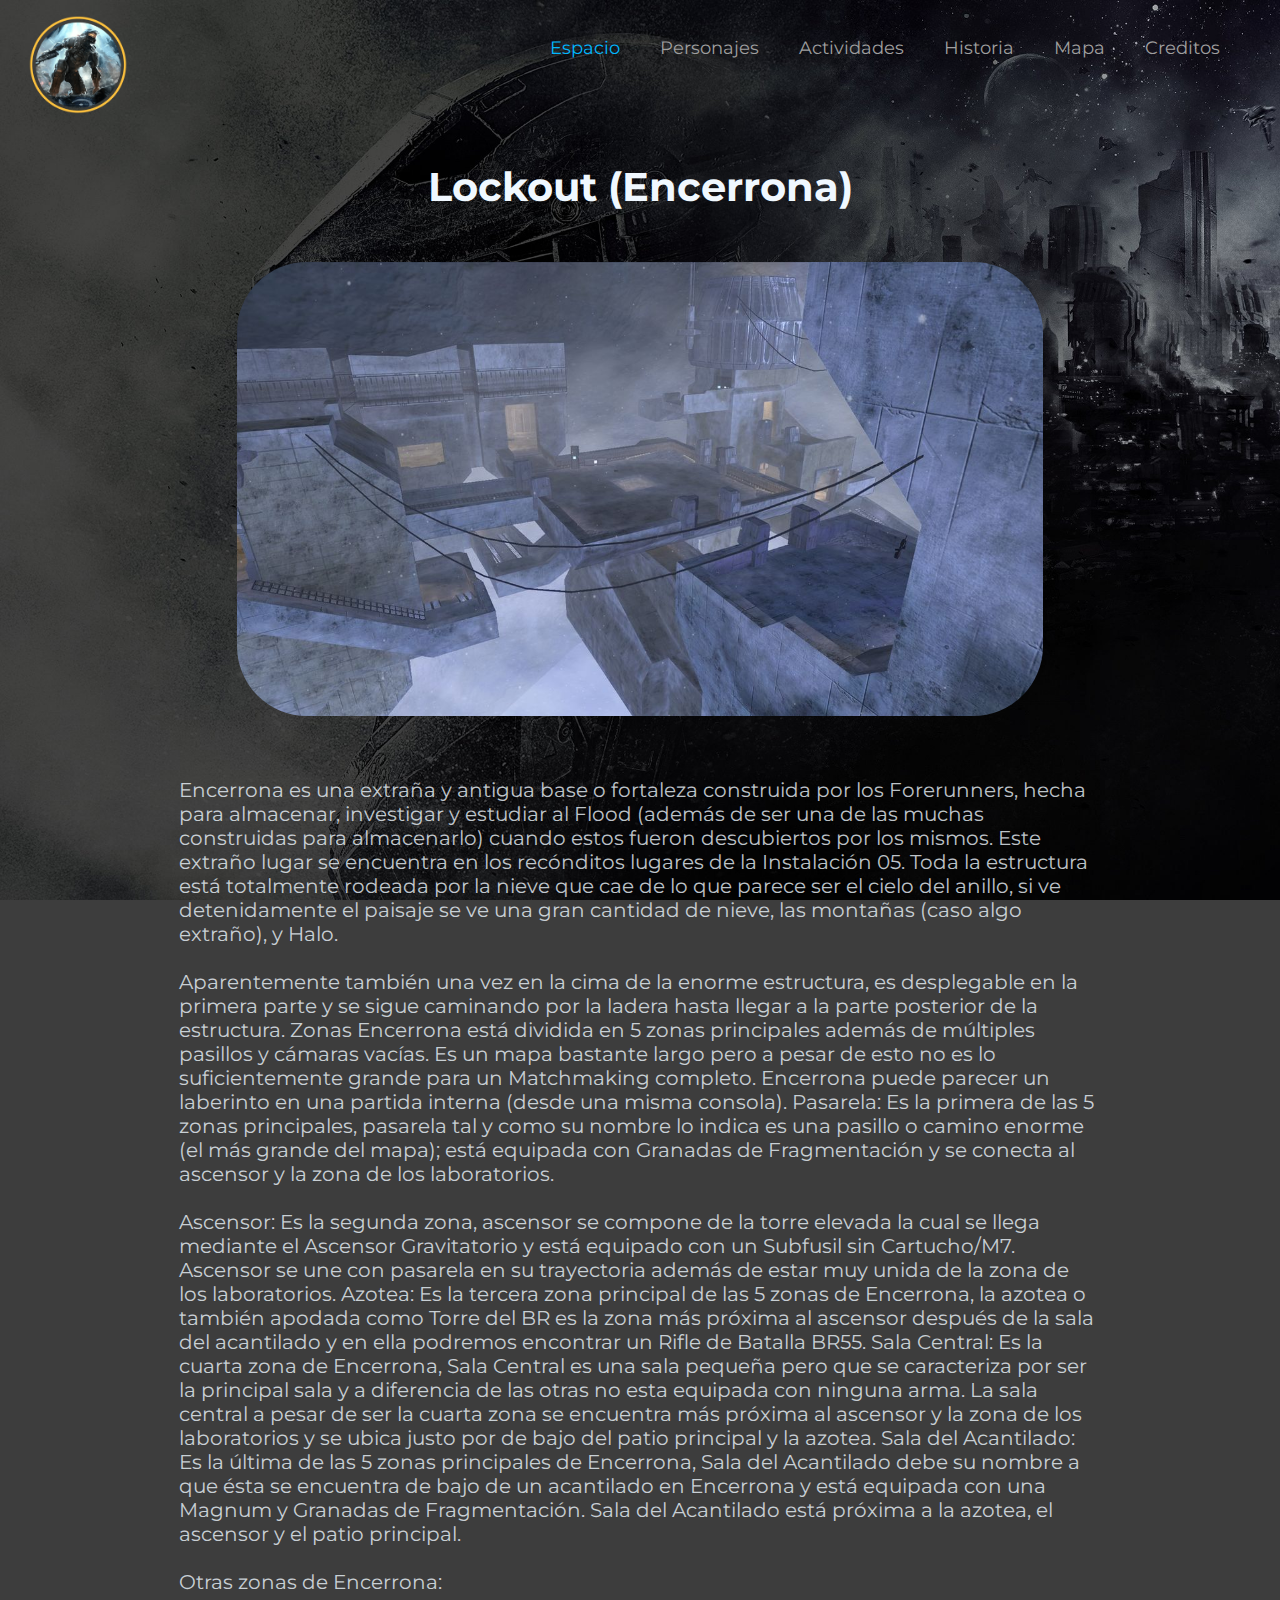
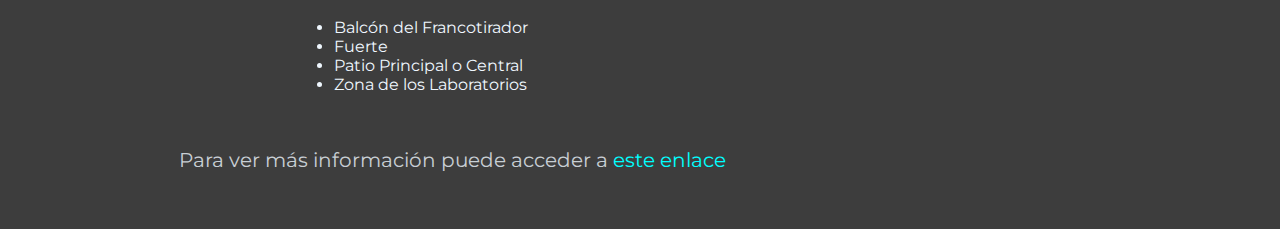
<file: index.html>
<!DOCTYPE html>
<html lang="en">
<head>
  <!-- Caracteres a usar -->
  <meta charset="UTF-8" />
  <meta http-equiv="X-UA-Compatible" content="IE=edge" />
  <meta name="viewport" content="width=device-width, initial-scale=1.0" />
  <!-- Titulo del sitio que se mostrara en los navegadores -->
  <title>Lockout | Bienvenidos</title>
  <!-- Icono que se ve en las pestañas del navegador -->
  <link rel="shortcut icon" type="image/x-icon" href="./assets/halo.png">
  <link href="./styles/index.css" rel="stylesheet" type="text/css" />
  <script src="mapa.js"></script>
  <style>
    /* Como la fuente es externa y no viene instalada la importamos de Google Fonts */
    @import url('https://fonts.googleapis.com/css2?family=Montserrat:ital,wght@0,100;0,300;1,200&display=swap');
  </style>
</head>



<body>
  <!-- Menu desplegable para pantallas pequeñas -->
  <nav class="header-small">
    <input type="checkbox" id="menu">
    <label for="menu"> ☰ </label>
    <ul>
      <li><a class="active" href="index.html">Espacio</a></li>
      <li><a href="character.html">Personajes</a></li>
      <li><a href="activities.html">Actividades</a></li>
      <li><a href="history.html">Historia</a></li>
      <li><a href="map.html">Mapa</a></li>
      <li><a href="credits.html">Creditos</a></li>
    </ul>
  </nav>

  <!-- Cabecera que sera usada en dispositivos grandes -->
  <header class="header">
    <a href="index.html" class="logo"><img src="./assets/halo.png" alt="Halo logo" width="100" /></a>
    <div class="header-right">
      <a class="active" href="index.html">Espacio</a>
      <a href="character.html">Personajes</a>
      <a href="activities.html">Actividades</a>
      <a href="history.html">Historia</a>
      <a href="map.html">Mapa</a>
      <a href="credits.html">Creditos</a>
    </div>
  </header>
  <!-- Titulo principal -->
  <h1>Lockout (Encerrona)</h1>
  <!-- Divisor principal que contiene el cuerpo de la pagina -->
  <div class="main-index">
    <!-- Imangen principal -->
    <img class="image-index" src="./assets/lock.jpeg" alt="encerrona" width="400" />
    <div>
      <!-- Textos del sitio -->
      <p class="text-index">
        Encerrona es una extraña y antigua base o fortaleza construida por los
        Forerunners, hecha para almacenar, investigar y estudiar al Flood
        (además de ser una de las muchas construidas para almacenarlo) cuando
        estos fueron descubiertos por los mismos. Este extraño lugar se
        encuentra en los recónditos lugares de la Instalación 05. Toda la
        estructura está totalmente rodeada por la nieve que cae de lo que
        parece ser el cielo del anillo, si ve detenidamente el paisaje se ve
        una gran cantidad de nieve, las montañas (caso algo extraño), y Halo.
        <br><br>
        Aparentemente también una vez en la cima de la enorme estructura, es
        desplegable en la primera parte y se sigue caminando por la ladera
        hasta llegar a la parte posterior de la estructura. Zonas Encerrona
        está dividida en 5 zonas principales además de múltiples pasillos y
        cámaras vacías. Es un mapa bastante largo pero a pesar de esto no es
        lo suficientemente grande para un Matchmaking completo. Encerrona
        puede parecer un laberinto en una partida interna (desde una misma
        consola). Pasarela: Es la primera de las 5 zonas principales, pasarela
        tal y como su nombre lo indica es una pasillo o camino enorme (el más
        grande del mapa); está equipada con Granadas de Fragmentación y se
        conecta al ascensor y la zona de los laboratorios.
        <!-- Saltos de linea -->
        <br><br>
        Ascensor:
        Es la
        segunda zona, ascensor se compone de la torre elevada la cual se llega
        mediante el Ascensor Gravitatorio y está equipado con un Subfusil sin
        Cartucho/M7. Ascensor se une con pasarela en su trayectoria además de
        estar muy unida de la zona de los laboratorios. Azotea: Es la tercera
        zona principal de las 5 zonas de Encerrona, la azotea o también
        apodada como Torre del BR es la zona más próxima al ascensor después
        de la sala del acantilado y en ella podremos encontrar un Rifle de
        Batalla BR55. Sala Central: Es la cuarta zona de Encerrona, Sala
        Central es una sala pequeña pero que se caracteriza por ser la
        principal sala y a diferencia de las otras no esta equipada con
        ninguna arma. La sala central a pesar de ser la cuarta zona se
        encuentra más próxima al ascensor y la zona de los laboratorios y se
        ubica justo por de bajo del patio principal y la azotea. Sala del
        Acantilado: Es la última de las 5 zonas principales de Encerrona, Sala
        del Acantilado debe su nombre a que ésta se encuentra de bajo de un
        acantilado en Encerrona y está equipada con una Magnum y Granadas de
        Fragmentación. Sala del Acantilado está próxima a la azotea, el
        ascensor y el patio principal.
        <br><br>
        Otras zonas de Encerrona:
        <br><br>
        <!-- Lista -->
        <ul>
          <!-- Items de lista -->
          <li>Balcón del
            Francotirador</li>
          <li>Fuerte</li>
          <li>Patio Principal o Central</li>
          <li>Zona de los
            Laboratorios</li>
        </ul>
        <br><br>
      </p>
      <!-- Enlaces externos -->
      <p class="text-index">

        Para ver más información puede acceder a <a href="https://halo.fandom.com/es/wiki/Encerrona_(mapa)">este
          enlace</a>
      </p>

      <!-- Saltos de linea para finalizar -->
      <br /><br /><br />
    </div>
  </div>
</body>

</html>
</file>
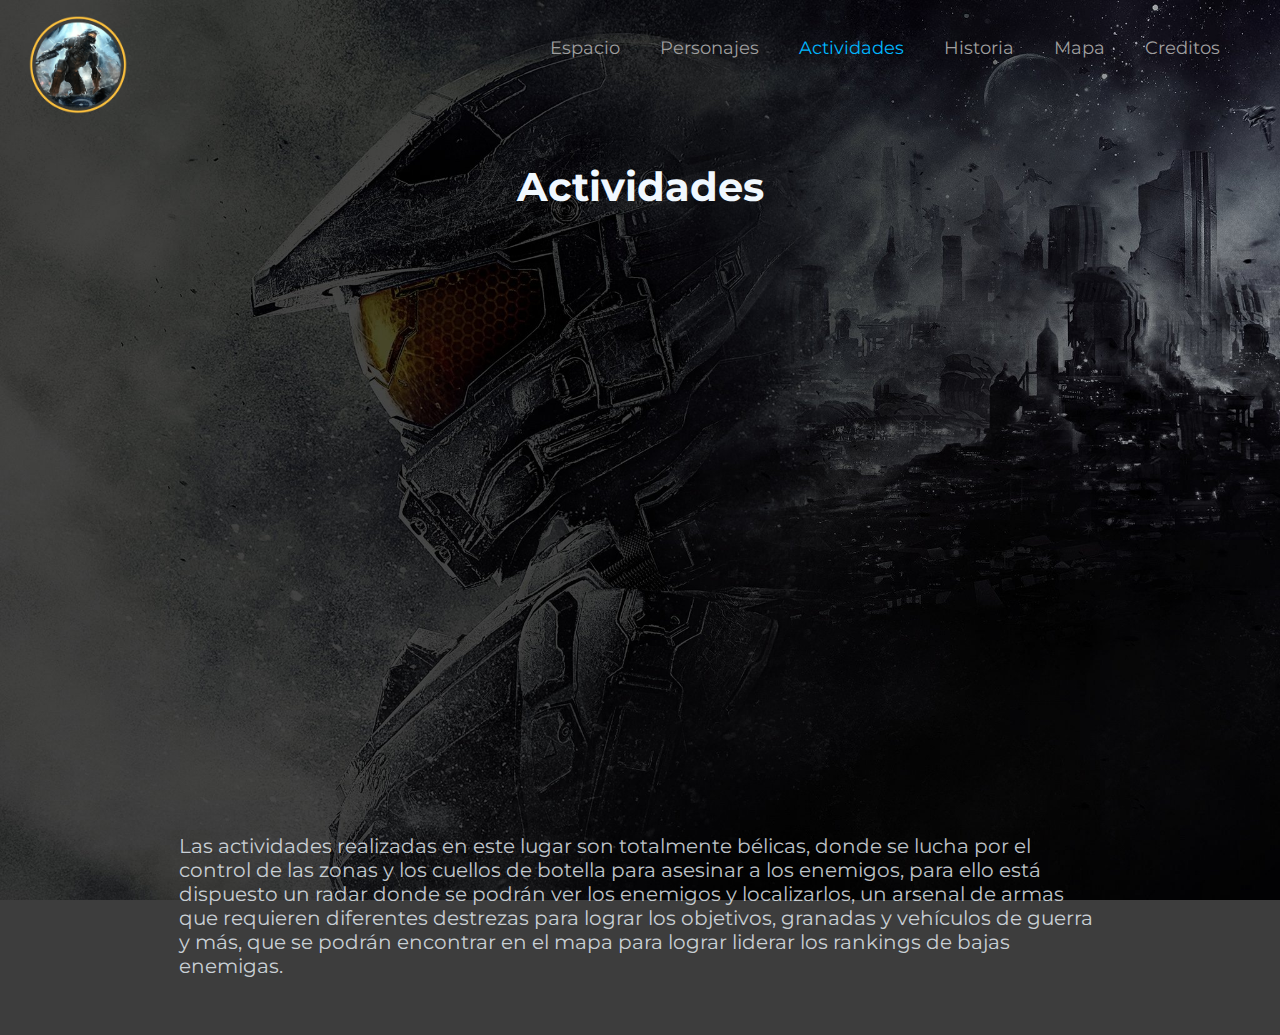
<file: activities.html>
<!DOCTYPE html>
<html lang="en">

<!-- Cabecera del sitio con la configuracion -->
<head>
  <!-- Caracteres a usar -->
  <meta charset="UTF-8" />
  <meta http-equiv="X-UA-Compatible" content="IE=edge" />
  <meta name="viewport" content="width=device-width, initial-scale=1.0" />
  <!-- Titulo del sitio que se mostrara en los navegadores -->
  <title>Lockout | Bienvenidos</title>
  <!-- Icono que se ve en las pestañas del navegador -->
  <link rel="shortcut icon" type="image/x-icon" href="./assets/halo.png">
  <link href="./styles/index.css" rel="stylesheet" type="text/css" />
  <script src="mapa.js"></script>
  <style>
    /* Como la fuente es externa y no viene instalada la importamos de Google Fonts */
    @import url('https://fonts.googleapis.com/css2?family=Montserrat:ital,wght@0,100;0,300;1,200&display=swap');
  </style>
</head>



<body>
  <!-- Menu desplegable para pantallas pequeñas -->
  <nav class="header-small">
    <input type="checkbox" id="menu">
    <label for="menu"> ☰ </label>
    <ul>
      <li><a href="index.html">Espacio</a></li>
      <li><a href="character.html">Personajes</a></li>
      <li><a class="active" href="activities.html">Actividades</a></li>
      <li><a href="history.html">Historia</a></li>
      <li><a href="map.html">Mapa</a></li>
      <li><a href="credits.html">Creditos</a></li>
    </ul>
  </nav>

  <!-- Cabecera que sera usada en dispositivos grandes -->
  <header class="header">
    <a href="index.html" class="logo"><img src="./assets/halo.png" alt="Halo logo" width="100" /></a>
    <div class="header-right">
      <a href="index.html">Espacio</a>
      <a href="character.html">Personajes</a>
      <a class="active" href="activities.html">Actividades</a>
      <a href="history.html">Historia</a>
      <a href="map.html">Mapa</a>
      <a href="credits.html">Creditos</a>
    </div>
  </header>

  <h1>Actividades</h1>
  <!-- Cuerpo principal de la pagina  -->
  <div class="main-index">
    <!-- Agrega video para dar contexto de las actividades y del mapa -->
    <iframe class="image-index" width="80%" height="510"
      src="https://www.youtube.com/embed/ucvrpwqHMKU?autoplay=1"
      title="YouTube video player" frameborder="0"
      allow="accelerometer; autoplay loop; clipboard-write; encrypted-media; gyroscope; picture-in-picture"
      poster="./assets/lock.jpeg"></iframe>
    <div>
      <p class="text-index">
        Las actividades realizadas en este lugar son totalmente bélicas, donde se lucha por el control de las zonas y
        los cuellos de botella para asesinar a los enemigos, para ello está dispuesto un radar donde se podrán ver los
        enemigos y localizarlos, un arsenal de armas que requieren diferentes destrezas para lograr los objetivos,
        granadas y vehículos de guerra y más, que se podrán encontrar en el mapa para lograr liderar los rankings de
        bajas enemigas.
      </p>
      <br><br><br>
    </div>
  </div>
</body>

</html>
</file>
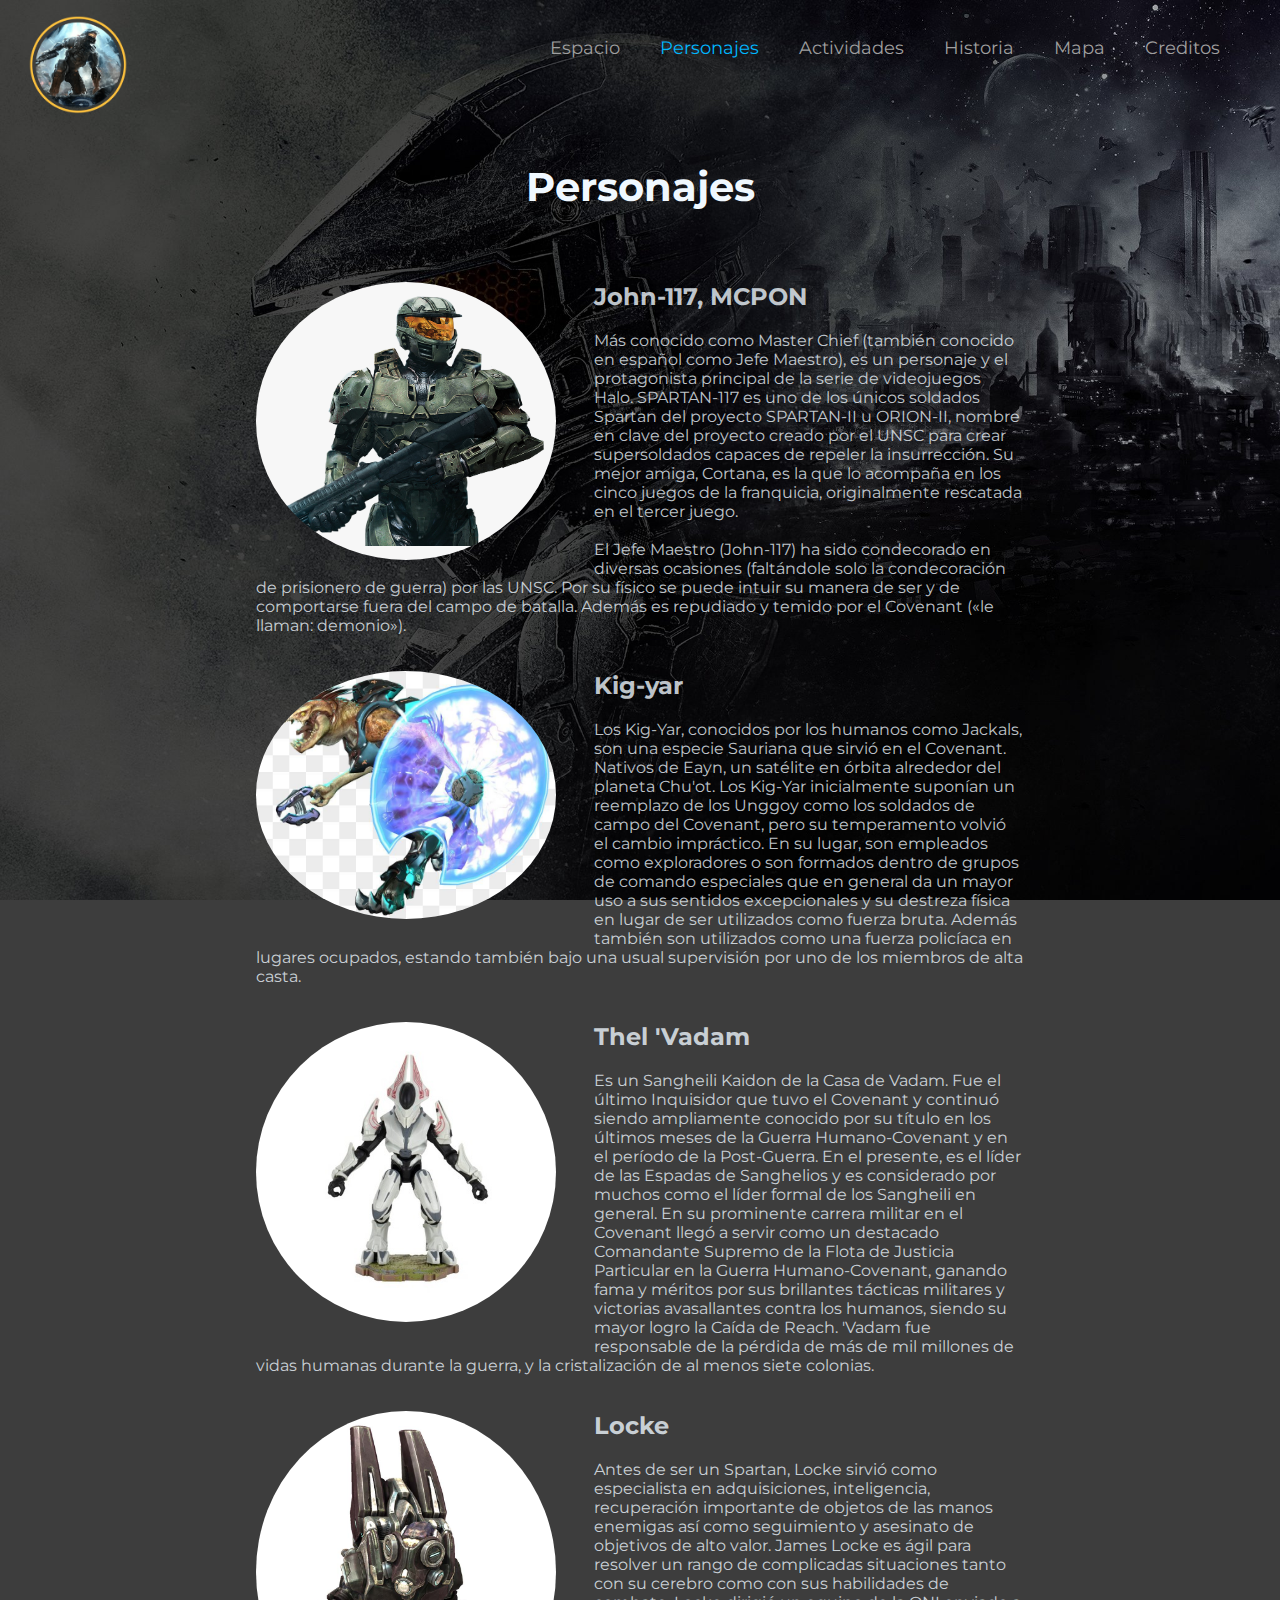
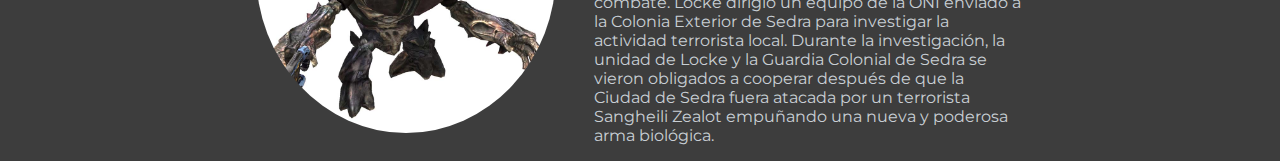
<file: character.html>
<!DOCTYPE html>
<html lang="en">

<!-- Cabecera del sitio con la configuracion -->
<head>
  <!-- Caracteres a usar -->
  <meta charset="UTF-8" />
  <meta http-equiv="X-UA-Compatible" content="IE=edge" />
  <meta name="viewport" content="width=device-width, initial-scale=1.0" />
  <!-- Titulo del sitio que se mostrara en los navegadores -->
  <title>Lockout | Bienvenidos</title>
  <!-- Icono que se ve en las pestañas del navegador -->
  <link rel="shortcut icon" type="image/x-icon" href="./assets/halo.png">
  <link href="./styles/index.css" rel="stylesheet" type="text/css" />
  <script src="mapa.js"></script>
  <style>
    /* Como la fuente es externa y no viene instalada la importamos de Google Fonts */
    @import url('https://fonts.googleapis.com/css2?family=Montserrat:ital,wght@0,100;0,300;1,200&display=swap');
  </style>
</head>



<body>
  <!-- Menu desplegable para pantallas pequeñas -->
  <nav class="header-small">
    <input type="checkbox" id="menu">
    <label for="menu"> ☰ </label>
    <ul>
      <li><a href="index.html">Espacio</a></li>
      <li><a class="active"href="character.html">Personajes</a></li>
      <li><a href="activities.html">Actividades</a></li>
      <li><a href="history.html">Historia</a></li>
      <li><a href="map.html">Mapa</a></li>
      <li><a href="credits.html">Creditos</a></li>
    </ul>
  </nav>

  <!-- Cabecera que sera usada en dispositivos grandes -->
  <header class="header">
    <a href="index.html" class="logo"><img src="./assets/halo.png" alt="Halo logo" width="100" /></a>
    <div class="header-right">
      <a href="index.html">Espacio</a>
      <a class="active"href="character.html">Personajes</a>
      <a href="activities.html">Actividades</a>
      <a href="history.html">Historia</a>
      <a href="map.html">Mapa</a>
      <a href="credits.html">Creditos</a>
    </div>
  </header>

  <h1>Personajes</h1>
  <!-- Cuerpo principal  -->
  <div class="main-character">
    <!-- primer personaje  -->
    <div>
      <!-- imagen que va a ser rodeada por el texto -->
      <img class="image-character" src="./assets/spartan.png" alt="spartan" />
      <h2>John-117, MCPON</h2>
      <p class="text">
        Más conocido como Master Chief (también conocido en español como Jefe Maestro), es un personaje
        y el protagonista principal de la serie de videojuegos Halo. SPARTAN-117 es uno de los únicos soldados Spartan
        del proyecto SPARTAN-II u ORION-II, nombre en clave del proyecto creado por el UNSC para crear supersoldados
        capaces de repeler la insurrección. Su mejor amiga, Cortana, es la que lo acompaña en los cinco juegos de la
        franquicia, originalmente rescatada en el tercer juego.
        <br><br>
        El Jefe Maestro (John-117) ha sido condecorado en diversas ocasiones (faltándole solo la condecoración de
        prisionero de guerra) por las UNSC. Por su físico se puede intuir su manera de ser y de comportarse fuera del
        campo de batalla. Además es repudiado y temido por el Covenant («le llaman: demonio»).
      </p>
    </div>
  </div>

  <div class="main-character">
    <div>
      <img class="image-character" src="./assets/kig.jpeg" alt="Kig yar" />
      <h2>Kig-yar</h2>
      <p class="text">
        Los Kig-Yar, conocidos por los humanos como Jackals, son una especie Sauriana que sirvió en el Covenant.
        Nativos de Eayn, un satélite en órbita alrededor del planeta Chu'ot.
        Los Kig-Yar inicialmente suponían un reemplazo de los Unggoy como los soldados de campo del Covenant, pero su
        temperamento volvió el cambio impráctico. En su lugar, son empleados como exploradores o son formados dentro de
        grupos de comando especiales que en general da un mayor uso a sus sentidos excepcionales y su destreza física en
        lugar de ser utilizados como fuerza bruta. Además también son utilizados como una fuerza policíaca en lugares
        ocupados, estando también bajo una usual supervisión por uno de los miembros de alta casta.
      </p>
    </div>
  </div>

  <div class="main-character">
    <div>
      <img class="image-character" src="./assets/elite.jpeg" alt="elite" />
      <p class="text">
        <h2>Thel 'Vadam</h2>
        Es un Sangheili Kaidon de la Casa de Vadam. Fue el último
        Inquisidor que tuvo el Covenant y continuó siendo ampliamente conocido por su título en los últimos meses de la
        Guerra Humano-Covenant y en el período de la Post-Guerra. En el presente, es el líder de las Espadas de
        Sanghelios y es considerado por muchos como el líder formal de los Sangheili en general.

        En su prominente carrera militar en el Covenant llegó a servir como un destacado
        Comandante Supremo de la Flota de Justicia Particular en la Guerra Humano-Covenant, ganando fama y méritos por
        sus brillantes tácticas militares y victorias avasallantes contra los humanos, siendo su mayor logro la Caída de
        Reach. 'Vadam fue responsable de la pérdida de más de mil millones de vidas humanas durante la guerra, y la
        cristalización de al menos siete colonias.
      </p>
    </div>
  </div>

  <div class="main-character">
    <div>
      <img class="image-character" src="./assets/enemy1.jpeg" alt="elite" />
      <p class="text">
        <h2>Locke</h2>
        Antes de ser un Spartan, Locke sirvió como especialista en adquisiciones, inteligencia, recuperación importante
        de objetos de las manos enemigas así como seguimiento y asesinato de objetivos de alto valor. James Locke es
        ágil para resolver un rango de complicadas situaciones tanto con su cerebro como con sus habilidades de combate.
        Locke dirigió un equipo de la ONI enviado a la Colonia Exterior de Sedra para investigar la actividad terrorista
        local. Durante la investigación, la unidad de Locke y la Guardia Colonial de Sedra se vieron obligados a
        cooperar después de que la Ciudad de Sedra fuera atacada por un terrorista Sangheili Zealot empuñando una nueva
        y poderosa arma biológica.
      </p>
    </div>
  </div>
</body>

</html>
</file>
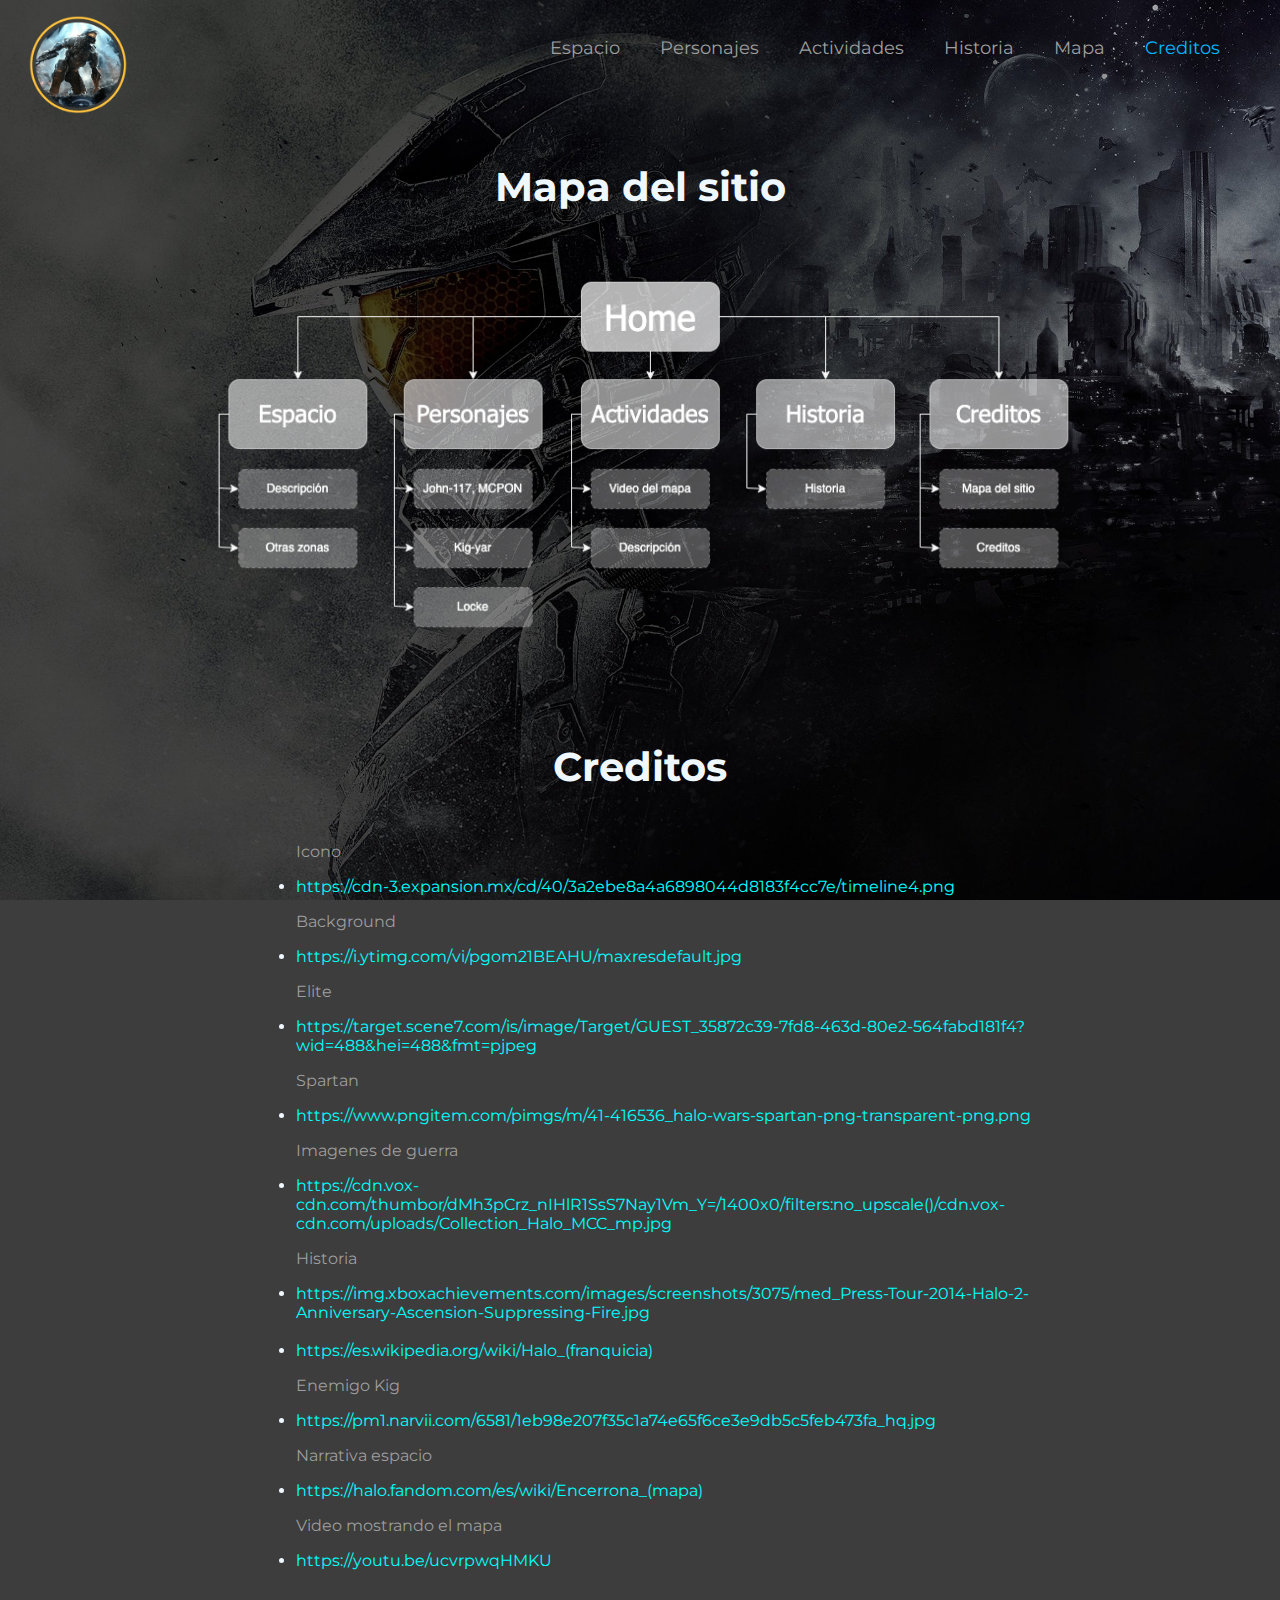
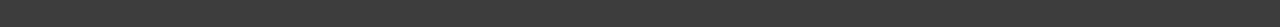
<file: credits.html>
<!DOCTYPE html>
<html lang="en">

<!-- Cabecera del sitio con la configuracion -->
<head>
  <!-- Caracteres a usar -->
  <meta charset="UTF-8" />
  <meta http-equiv="X-UA-Compatible" content="IE=edge" />
  <meta name="viewport" content="width=device-width, initial-scale=1.0" />
  <!-- Titulo del sitio que se mostrara en los navegadores -->
  <title>Lockout | Bienvenidos</title>
  <!-- Icono que se ve en las pestañas del navegador -->
  <link rel="shortcut icon" type="image/x-icon" href="./assets/halo.png">
  <link href="./styles/index.css" rel="stylesheet" type="text/css" />
  <script src="mapa.js"></script>
  <style>
    /* Como la fuente es externa y no viene instalada la importamos de Google Fonts */
    @import url('https://fonts.googleapis.com/css2?family=Montserrat:ital,wght@0,100;0,300;1,200&display=swap');
  </style>
</head>



<body>
  <!-- Menu desplegable para pantallas pequeñas -->
  <nav class="header-small">
    <input type="checkbox" id="menu">
    <label for="menu"> ☰ </label>
    <ul>
      <li><a href="index.html">Espacio</a></li>
      <li><a href="character.html">Personajes</a></li>
      <li><a href="activities.html">Actividades</a></li>
      <li><a href="history.html">Historia</a></li>
      <li><a href="map.html">Mapa</a></li>
      <li><a class="active" href="credits.html">Creditos</a></li>
    </ul>
  </nav>

  <!-- Cabecera que sera usada en dispositivos grandes -->
  <header class="header">
    <a href="index.html" class="logo"><img src="./assets/halo.png" alt="Halo logo" width="100" /></a>
    <div class="header-right">
      <a href="index.html">Espacio</a>
      <a href="character.html">Personajes</a>
      <a href="activities.html">Actividades</a>
      <a href="history.html">Historia</a>
      <a href="map.html">Mapa</a>
      <a class="active" href="credits.html">Creditos</a>
    </div>
  </header>

  <!-- Titulo principal de map site -->
  <h1>Mapa del sitio</h1>
  <img class="image-index" src="./assets/sitemap.png" alt="encerrona" width="400" />

  <!-- Titulo de Creditos -->
  <h1>Creditos</h1>
  <!-- lista no numerada con los creditos  -->
  <ul>
    <p>Icono</p>
    <!-- Cada item va con etiqueta li  -->
    <li>
      <!-- Etiqueta a para enlace  -->
      <a
        href="https://cdn-3.expansion.mx/cd/40/3a2ebe8a4a6898044d8183f4cc7e/timeline4.png">https://cdn-3.expansion.mx/cd/40/3a2ebe8a4a6898044d8183f4cc7e/timeline4.png</a>
    </li>
    <p>Background</p>
    <li>
      <a
        href="https://i.ytimg.com/vi/pgom21BEAHU/maxresdefault.jpg">https://i.ytimg.com/vi/pgom21BEAHU/maxresdefault.jpg</a>
    </li>
    <p>Elite</p>
    <li>
      <a href="https://target.scene7.com/is/image/Target/GUEST_35872c39-7fd8-463d-80e2-564fabd181f4?wid=488&hei=488&fmt=pjpeg
        ">
        https://target.scene7.com/is/image/Target/GUEST_35872c39-7fd8-463d-80e2-564fabd181f4?wid=488&hei=488&fmt=pjpeg
      </a>
    </li>
    <p>Spartan</p>
    <li>
      <a href="https://www.pngitem.com/pimgs/m/41-416536_halo-wars-spartan-png-transparent-png.png
        "> https://www.pngitem.com/pimgs/m/41-416536_halo-wars-spartan-png-transparent-png.png
      </a>
    </li>
    <p>Imagenes de guerra</p>
    <li>
      <a href="https://cdn.vox-cdn.com/thumbor/dMh3pCrz_nIHlR1SsS7Nay1Vm_Y=/1400x0/filters:no_upscale()/cdn.vox-cdn.com/uploads/chorus_asset/file/23002871/Halo_2_Anniversary_PC_technical_review_Halo_The_Master_Chief_Collection_Halo_MCC_mp.jpg
      ">https://cdn.vox-cdn.com/thumbor/dMh3pCrz_nIHlR1SsS7Nay1Vm_Y=/1400x0/filters:no_upscale()/cdn.vox-cdn.com/uploads/Collection_Halo_MCC_mp.jpg
      </a>
    </li>
    <p>Historia</p>
    <li>
      <a href="https://img.xboxachievements.com/images/screenshots/3075/med_Press-Tour-2014-Halo-2-Anniversary-Ascension-Suppressing-Fire.jpg
      ">https://img.xboxachievements.com/images/screenshots/3075/med_Press-Tour-2014-Halo-2-Anniversary-Ascension-Suppressing-Fire.jpg
      </a>
    </li>
    <br>
    <li>
      <a href="https://es.wikipedia.org/wiki/Halo_(franquicia)">https://es.wikipedia.org/wiki/Halo_(franquicia)</a>
    </li>
    <p>Enemigo Kig</p>
    <li>
      <a
        href="https://pm1.narvii.com/6581/1eb98e207f35c1a74e65f6ce3e9db5c5feb473fa_hq.jpg">https://pm1.narvii.com/6581/1eb98e207f35c1a74e65f6ce3e9db5c5feb473fa_hq.jpg</a>
    </li>
    <p>Narrativa espacio</p>
    <li>
      <a href="https://halo.fandom.com/es/wiki/Encerrona_(mapa)<">https://halo.fandom.com/es/wiki/Encerrona_(mapa)</a>
    </li>

    <p>Video mostrando el mapa</p>
    <li>
      <a href="https://youtu.be/ucvrpwqHMKU<">https://youtu.be/ucvrpwqHMKU</a>
    </li>

  </ul>
  <!-- Saltos de linea -->
  <br><br><br>
</body>

</html>
</file>
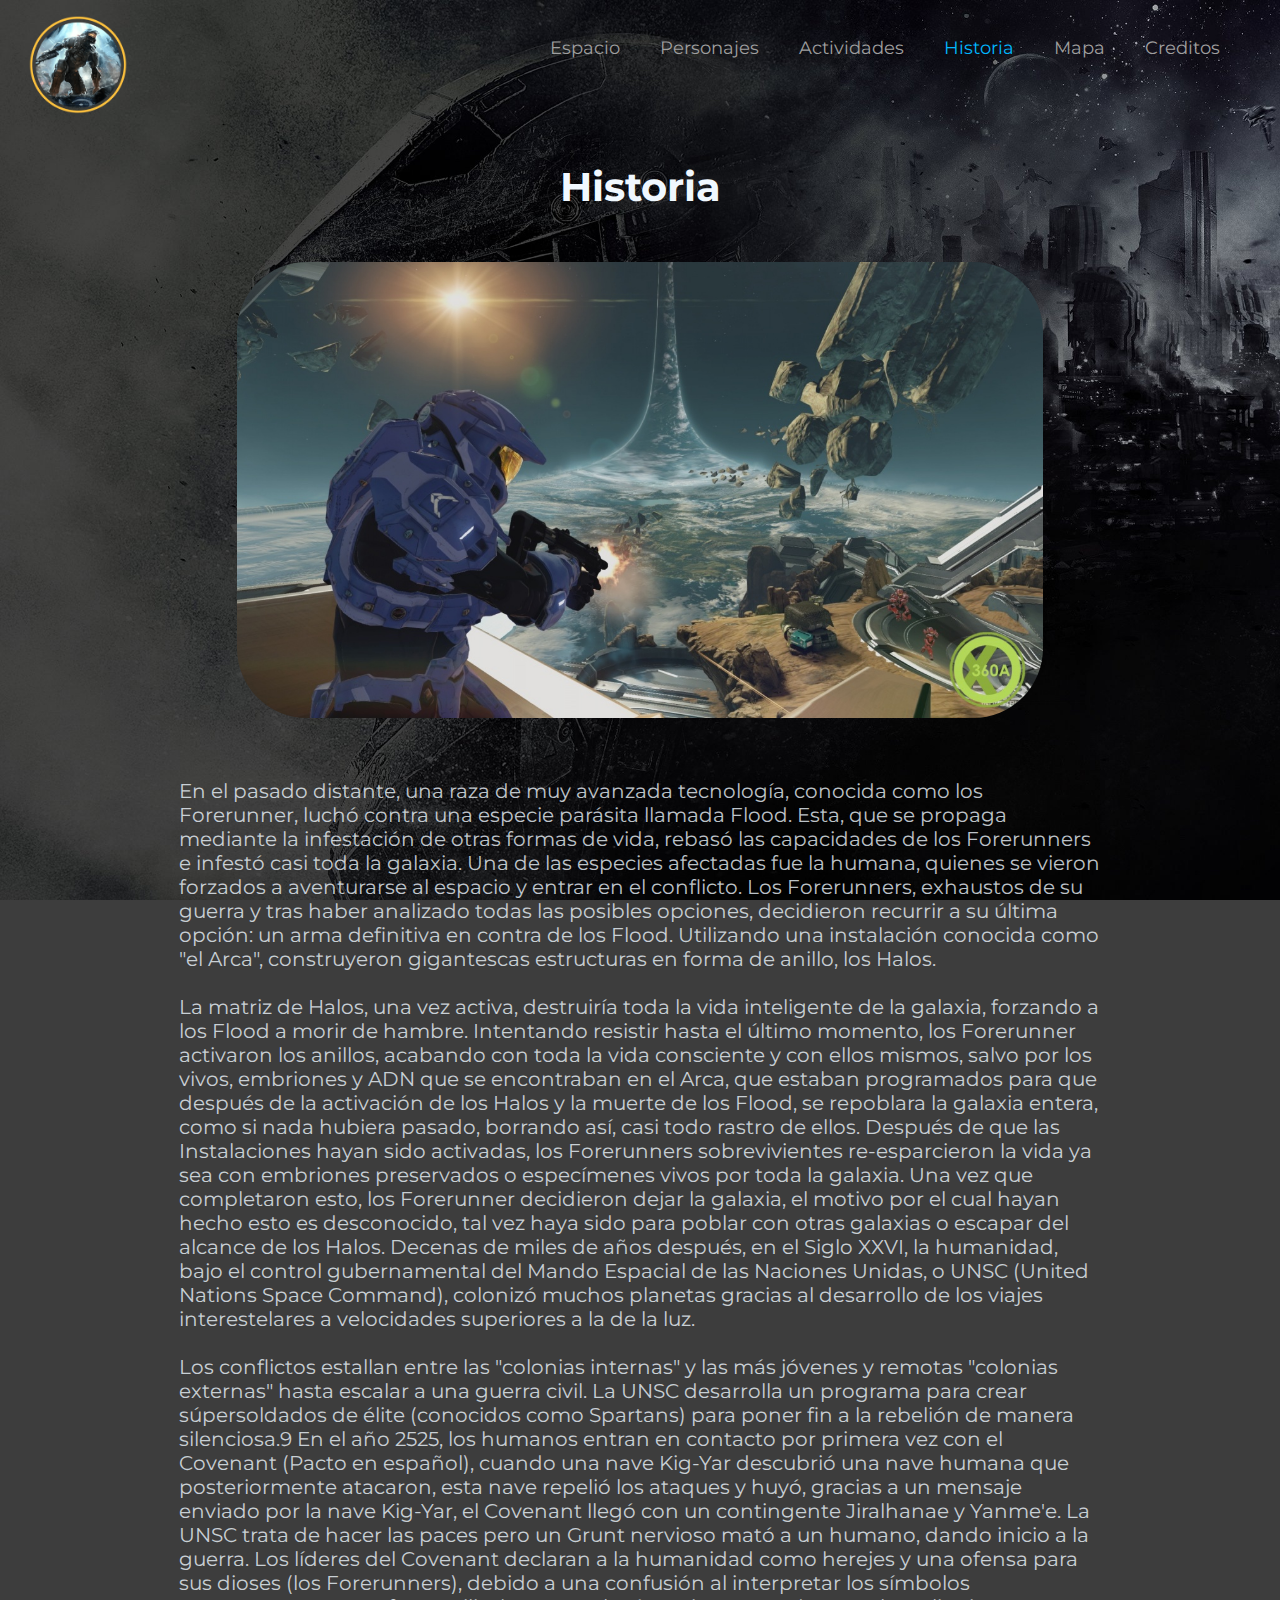
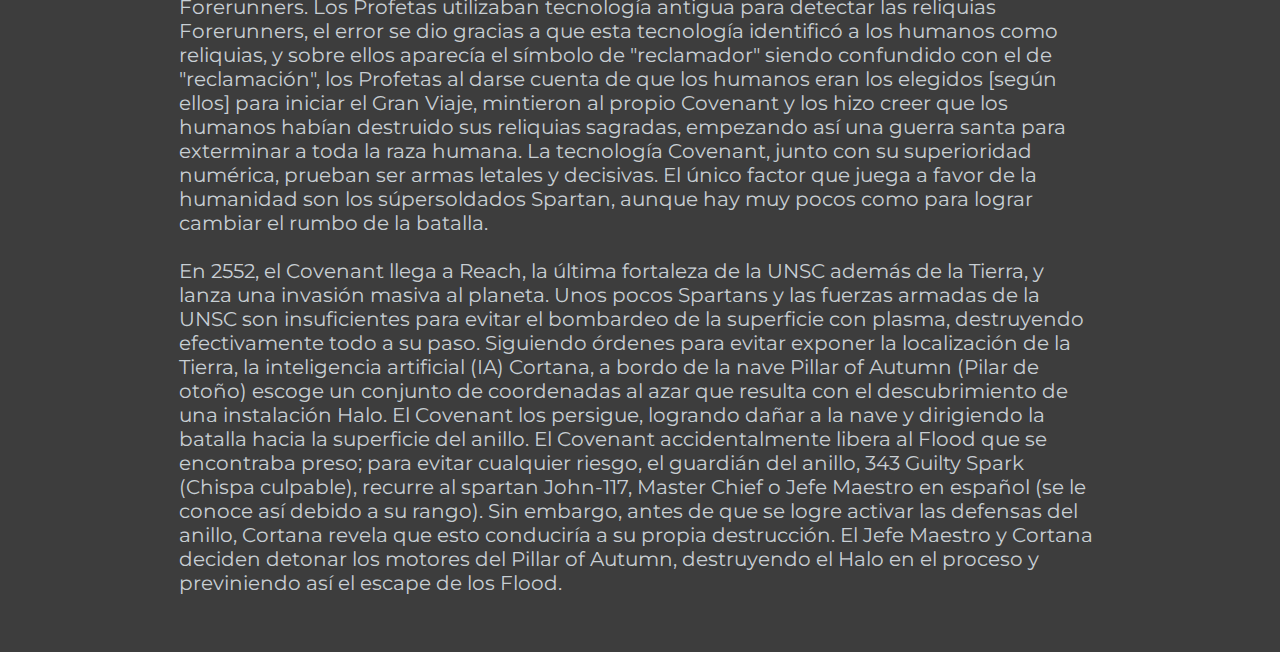
<file: history.html>
<!DOCTYPE html>
<html lang="en">

<!-- Cabecera del sitio con la configuracion -->
<head>
  <!-- Caracteres a usar -->
  <meta charset="UTF-8" />
  <meta http-equiv="X-UA-Compatible" content="IE=edge" />
  <meta name="viewport" content="width=device-width, initial-scale=1.0" />
  <!-- Titulo del sitio que se mostrara en los navegadores -->
  <title>Lockout | Bienvenidos</title>
  <!-- Icono que se ve en las pestañas del navegador -->
  <link rel="shortcut icon" type="image/x-icon" href="./assets/halo.png">
  <link href="./styles/index.css" rel="stylesheet" type="text/css" />
  <script src="mapa.js"></script>
  <style>
    /* Como la fuente es externa y no viene instalada la importamos de Google Fonts */
    @import url('https://fonts.googleapis.com/css2?family=Montserrat:ital,wght@0,100;0,300;1,200&display=swap');
  </style>
</head>



<body>
  <!-- Menu desplegable para pantallas pequeñas -->
  <nav class="header-small">
    <input type="checkbox" id="menu">
    <label for="menu"> ☰ </label>
    <ul>
      <li><a href="index.html">Espacio</a></li>
      <li><a href="character.html">Personajes</a></li>
      <li><a href="activities.html">Actividades</a></li>
      <li><a class="active" href="history.html">Historia</a></li>
      <li><a href="map.html">Mapa</a></li>
      <li><a href="credits.html">Creditos</a></li>
    </ul>
  </nav>

  <!-- Cabecera que sera usada en dispositivos grandes -->
  <header class="header">
    <a href="index.html" class="logo"><img src="./assets/halo.png" alt="Halo logo" width="100" /></a>
    <div class="header-right">
      <a href="index.html">Espacio</a>
      <a href="character.html">Personajes</a>
      <a href="activities.html">Actividades</a>
      <a class="active" href="history.html">Historia</a>
      <a href="map.html">Mapa</a>
      <a href="credits.html">Creditos</a>
    </div>
  </header>

  <h1>Historia</h1>
  <!-- Cuerpo principal  -->
  <div class="main-index">
    <img class="image-index" src="./assets/history.jpeg" alt="Historia" width="400" />
    <div>
      <p class="text-index">
        En el pasado distante, una raza de muy avanzada tecnología, conocida como los Forerunner, luchó contra una
        especie parásita llamada Flood. Esta, que se propaga mediante la infestación de otras formas de vida, rebasó las
        capacidades de los Forerunners e infestó casi toda la galaxia. Una de las especies afectadas fue la humana,
        quienes se vieron forzados a aventurarse al espacio y entrar en el conflicto. Los Forerunners, exhaustos de su
        guerra y tras haber analizado todas las posibles opciones, decidieron recurrir a su última opción: un arma
        definitiva en contra de los Flood. Utilizando una instalación conocida como "el Arca", construyeron gigantescas
        estructuras en forma de anillo, los Halos.
        <br><br>
        La matriz de Halos, una vez activa, destruiría toda la vida
        inteligente de la galaxia, forzando a los Flood a morir de hambre. Intentando resistir hasta el último momento,
        los Forerunner activaron los anillos, acabando con toda la vida consciente y con ellos mismos, salvo por los
        vivos, embriones y ADN que se encontraban en el Arca, que estaban programados para que después de la activación
        de los Halos y la muerte de los Flood, se repoblara la galaxia entera, como si nada hubiera pasado, borrando
        así, casi todo rastro de ellos. Después de que las Instalaciones hayan sido activadas, los Forerunners
        sobrevivientes re-esparcieron la vida ya sea con embriones preservados o especímenes vivos por toda la galaxia.
        Una vez que completaron esto, los Forerunner decidieron dejar la galaxia, el motivo por el cual hayan hecho esto
        es desconocido, tal vez haya sido para poblar con otras galaxias o escapar del alcance de los Halos.

        Decenas de miles de años después, en el Siglo XXVI, la humanidad, bajo el control gubernamental del Mando
        Espacial de las Naciones Unidas, o UNSC (United Nations Space Command), colonizó muchos planetas gracias al
        desarrollo de los viajes interestelares a velocidades superiores a la de la luz.
        <br><br>
        Los conflictos estallan entre
        las "colonias internas" y las más jóvenes y remotas "colonias externas" hasta escalar a una guerra civil. La
        UNSC desarrolla un programa para crear súpersoldados de élite (conocidos como Spartans) para poner fin a la
        rebelión de manera silenciosa.9​ En el año 2525, los humanos entran en contacto por primera vez con el Covenant
        (Pacto en español), cuando una nave Kig-Yar descubrió una nave humana que posteriormente atacaron, esta nave
        repelió los ataques y huyó, gracias a un mensaje enviado por la nave Kig-Yar, el Covenant llegó con un
        contingente Jiralhanae y Yanme'e. La UNSC trata de hacer las paces pero un Grunt nervioso mató a un humano,
        dando inicio a la guerra. Los líderes del Covenant declaran a la humanidad como herejes y una ofensa para sus
        dioses (los Forerunners), debido a una confusión al interpretar los símbolos Forerunners. Los Profetas
        utilizaban tecnología antigua para detectar las reliquias Forerunners, el error se dio gracias a que esta
        tecnología identificó a los humanos como reliquias, y sobre ellos aparecía el símbolo de "reclamador" siendo
        confundido con el de "reclamación", los Profetas al darse cuenta de que los humanos eran los elegidos [según
        ellos] para iniciar el Gran Viaje, mintieron al propio Covenant y los hizo creer que los humanos habían
        destruido sus reliquias sagradas, empezando así una guerra santa para exterminar a toda la raza humana. La
        tecnología Covenant, junto con su superioridad numérica, prueban ser armas letales y decisivas. El único factor
        que juega a favor de la humanidad son los súpersoldados Spartan, aunque hay muy pocos como para lograr cambiar
        el rumbo de la batalla.
        <br> <br>
        En 2552, el Covenant llega a Reach, la última fortaleza de la UNSC además de la Tierra, y lanza una invasión
        masiva al planeta. Unos pocos Spartans y las fuerzas armadas de la UNSC son insuficientes para evitar el
        bombardeo de la superficie con plasma, destruyendo efectivamente todo a su paso. Siguiendo órdenes para evitar
        exponer la localización de la Tierra, la inteligencia artificial (IA) Cortana, a bordo de la nave Pillar of
        Autumn (Pilar de otoño) escoge un conjunto de coordenadas al azar que resulta con el descubrimiento de una
        instalación Halo. El Covenant los persigue, logrando dañar a la nave y dirigiendo la batalla hacia la superficie
        del anillo. El Covenant accidentalmente libera al Flood que se encontraba preso; para evitar cualquier riesgo,
        el guardián del anillo, 343 Guilty Spark (Chispa culpable), recurre al spartan John-117, Master Chief o Jefe
        Maestro en español (se le conoce así debido a su rango). Sin embargo, antes de que se logre activar las defensas
        del anillo, Cortana revela que esto conduciría a su propia destrucción. El Jefe Maestro y Cortana deciden
        detonar los motores del Pillar of Autumn, destruyendo el Halo en el proceso y previniendo así el escape de los
        Flood.
      </p>
      <br /><br /><br />
    </div>
  </div>
</body>

</html>
</file>
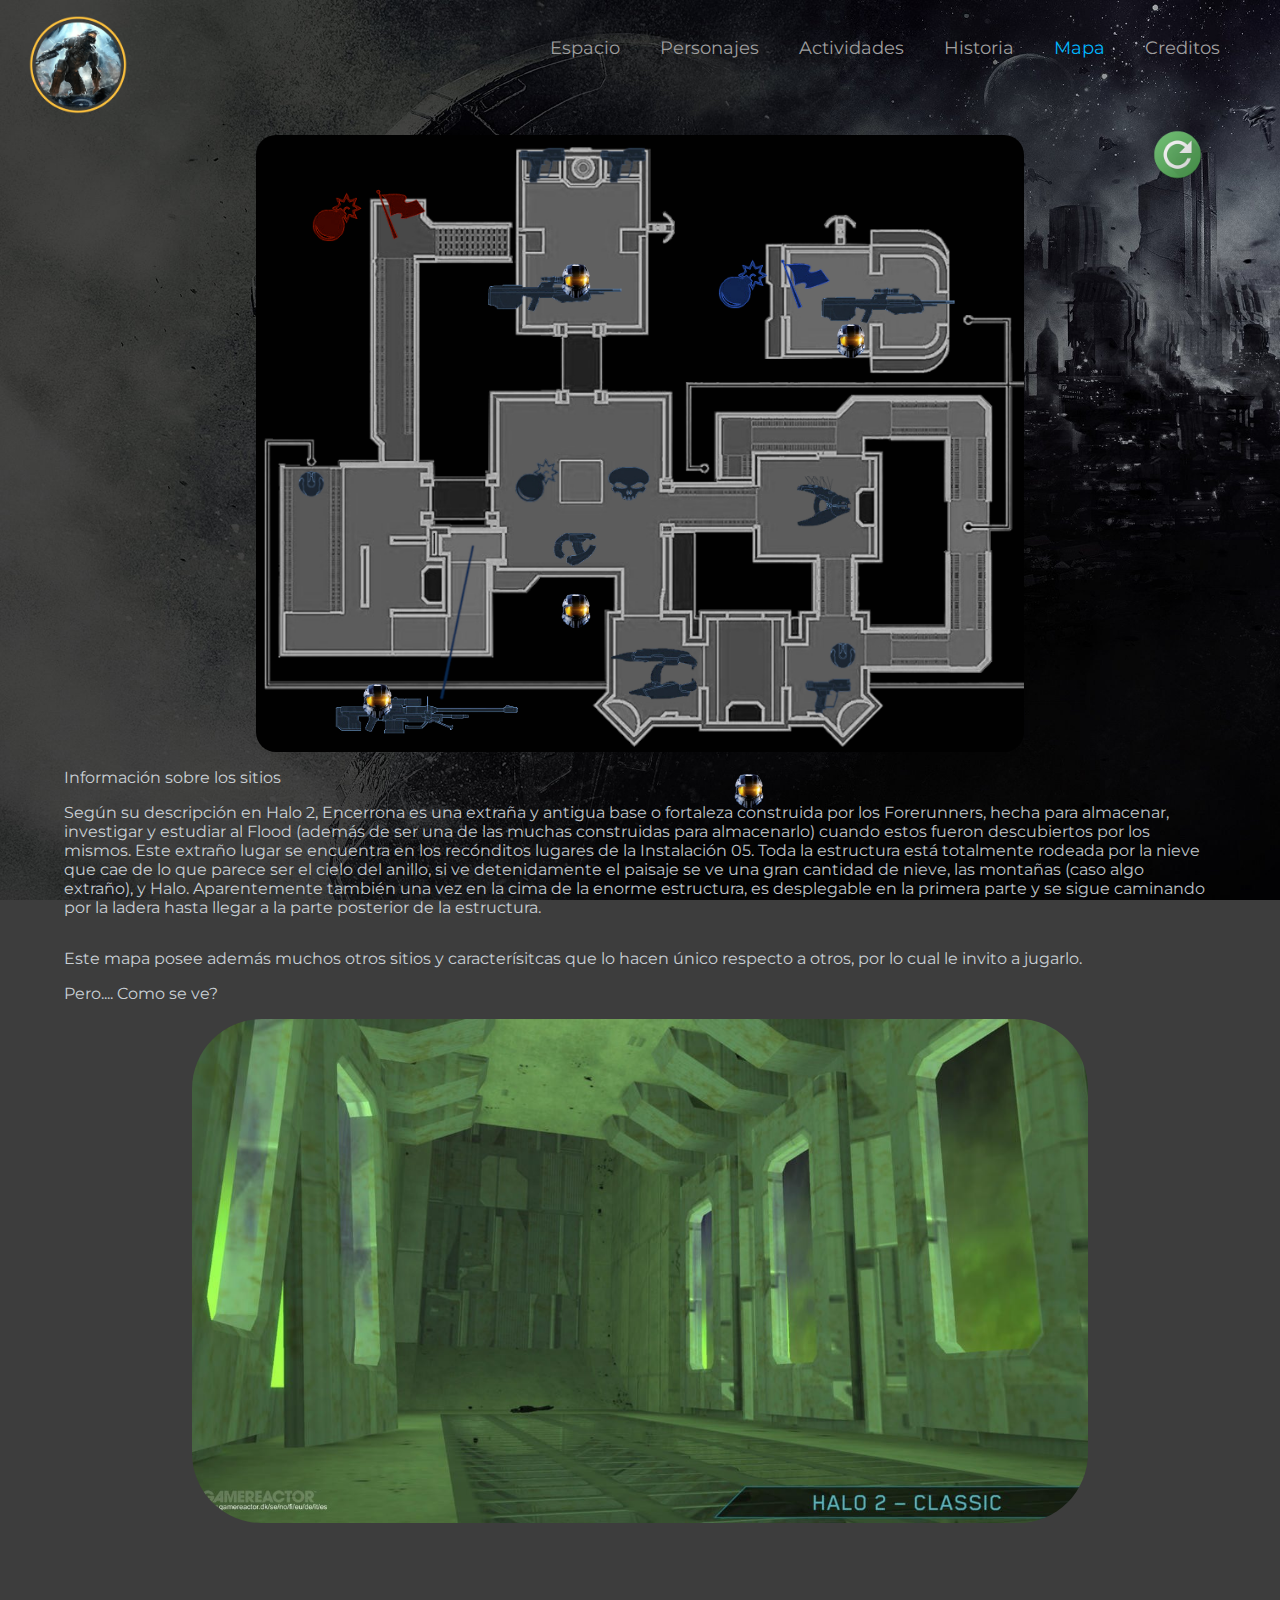
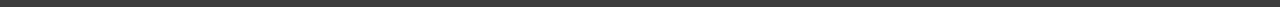
<file: map.html>
<!doctype html>
<html>
    <head>
        <!-- Caracteres a usar -->
        <meta charset="UTF-8" />
        <meta http-equiv="X-UA-Compatible" content="IE=edge" />
        <meta name="viewport" content="width=device-width, initial-scale=1.0" />
        <!-- Titulo del sitio que se mostrara en los navegadores -->
        <title>Lockout | Bienvenidos</title>
        <!-- Icono que se ve en las pestañas del navegador -->
        <link rel="shortcut icon" type="image/x-icon" href="./assets/halo.png">
        <link href="./styles/index.css" rel="stylesheet" type="text/css" />
        <script src="mapa.js"></script>
        <style>
          /* Como la fuente es externa y no viene instalada la importamos de Google Fonts */
          @import url('https://fonts.googleapis.com/css2?family=Montserrat:ital,wght@0,100;0,300;1,200&display=swap');
        </style>
      </head>



<body>
  <!-- Menu desplegable para pantallas pequeñas -->
  <nav class="header-small">
    <input type="checkbox" id="menu">
    <label for="menu"> ☰ </label>
    <ul>
      <li><a href="index.html">Espacio</a></li>
      <li><a href="character.html">Personajes</a></li>
      <li><a href="activities.html">Actividades</a></li>
      <li><a href="history.html">Historia</a></li>
      <li><a class="active" href="map.html">Mapa</a></li>
      <li><a href="credits.html">Creditos</a></li>
    </ul>
  </nav>

  <!-- Cabecera que sera usada en dispositivos grandes -->
  <header class="header">
    <a href="index.html" class="logo"><img src="./assets/halo.png" alt="Halo logo" width="100" /></a>
    <div class="header-right">
      <a href="index.html">Espacio</a>
      <a href="character.html">Personajes</a>
      <a href="activities.html">Actividades</a>
      <a href="history.html">Historia</a>
      <a class="active" href="map.html">Mapa</a>
      <a href="credits.html">Creditos</a>
    </div>
  </header>


  <!-- El mapa se construye desde este espacio con ayuda de la imagen principal, 8 botones para los sitios y para el reinicio y un boton especial que no tiene uso mas alla de mostrar un gif --> 
  
  <div class="contenido">
      <img class="mapa" src="./assets/mapa.png" alt="Mapa Universidad Nacional">
      
      <!--Botones para navegación y cambio de escenario-->
      <a href="#Comienzo" target="_self"><img class="punto1" onclick="Punto1()" src= "./assets/pin.png"; alt="ayuntamiento"></a>
	  <a href="#Info" target="_self"><img class="punto2" onclick="Punto2()" src="./assets/pin.png" alt="Lago Springfield"></a>
	  <a href="#Info" target="_self"><img class="punto3" onclick="Punto3()" src="./assets/pin.png" alt="Penitenciaria"></a>
	  <a href="#Info" target="_self"><img class="punto4" onclick="Punto4()" src="./assets/pin.png" alt="Hospital"></a>
	  <a href="#Info" target="_self"><img class="punto5" onclick="Punto5()" src="./assets/pin.png" alt="Iglesia"></a>
     <a href="#Info" target="_self"><img class="reinicio" onclick="reinicio()" src="./assets/reboot.png" alt="Reinicio"></a>
   </div>  
   
   
   
   <!-- Este espacio contiene todos los elementos que msotraran la parte de texto.--> 
    <div class="main-index">
      <p  id="Titulo" class="Letras2"> <a name="comienzo"></a> Información sobre los sitios</p>
      <p id="Texto" class="Letras">Según su descripción en Halo 2, Encerrona es una extraña y antigua base o fortaleza construida por los Forerunners, hecha para almacenar, investigar y estudiar al Flood (además de ser una de las muchas construidas para almacenarlo) cuando estos fueron descubiertos por los mismos. Este extraño lugar se encuentra en los recónditos lugares de la Instalación 05. Toda la estructura está totalmente rodeada por la nieve que cae de lo que parece ser el cielo del anillo, si ve detenidamente el paisaje se ve una gran cantidad de nieve, las montañas (caso algo extraño), y Halo. Aparentemente también una vez en la cima de la enorme estructura, es desplegable en la primera parte y se sigue caminando por la ladera hasta llegar a la parte posterior de la estructura.</p>
   </div>
   
   <!--Este elemento contiene el segundo cuadro para exposición de texto-->
   <div class="main-index">
       <p id="Texto2" class="Letras">Este mapa posee además muchos otros sitios y caracterísitcas que lo hacen único respecto a otros, por lo cual le invito a jugarlo.</p>
   </div>
   
   <!--Este elemento contiene la imagen cambiante según el sitio que se muestre-->
   <div class="contenido">
          <p  class="main-index"> Pero.... Como se ve?</p> <br>
           <!--<a name="inicio"></a>  <img class="foto4" src="imagenes/Historia/Jerebiah_talking.webp" alt="Jerebiah hablando"/>-->
           <p id="Imagen"><img class="image-index"  src="./assets/map-folder/reboot.jpeg" alt="Ciudad springfield"/> </p>
        </div>
   
   

</body>
</html>
</file>
<file: styles/index.css>
/* eliminamos culaquier borde o espacio que exista por defecto */

/* Se usaran colores oscuros de fondo y letras color claro para crear resalte y buena UX/UI */
body {
  /* Margenes */
  margin: 0;
  padding: 0;
  /* Color de fondo */
  background-color: rgb(61, 61, 61);
  /* Solo 1 imagen */
  background-repeat: no-repeat;
  /* Movil dependiendo del tamaño de pantalla */
  background-attachment: fixed;
  /* Cubre la totalidad de la pantalla */
  background-size: cover;
  /* Funte por defecto */
  font-family: "Montserrat", sans-serif;
}
/* Alineacion del header */
.header a {
  float: none;
  display: block;
  text-align: left;
}

/* * para pantallas que midan mas de 1200px de ancho.  */
@media only screen and (min-width: 1200px) {
  body {
    /* Se carga la imagen de fondo de acuerdo al tamaño de pantalla*/
    background-image: url("../assets/Fondo3.jpeg");
  }

  /* Se oculta el menu desplegable para pantallas grandes */
  .header-small{
    display: none;
  }

  /* Se agrega padding, o espacios a la barra de navegacion*/
  .header {
    overflow: hidden;
    padding: 2px 2px;
  }

  /* Estilo de header*/
  .header a {
    /* Flotante hacia la izquierda */
    float: left;
    color: rgb(255, 255, 255);
    color: rgb(159, 159, 159);
    /* Bordes */
    padding: 8px;
    margin: 0 12px;
    /* Se eliminan los estilos por defecto que tienen los enlaces */
    text-decoration: none;
    font-size: 18px;
    line-height: 25px;
    border-radius: 4px;
  }

  /* Estilos del logo*/
  .header a.logo {
    padding: 6px;
    margin: 0;
    margin: 1% 2%;
    padding: 0;
  }

  /* Cuando se pasa el mouse por encima*/
  .header a:hover {
    /* Se vuelve blanco */
    color: rgb(255, 255, 255);
    /* Se agrega una sombra suave */
    text-shadow: 1px 1px 2px black, 0 0 1em rgba(255, 255, 255, 0.738),
      0 0 0.2em rgba(255, 255, 255, 0.738);
  }

  /*  cambio de color cuando se le de click al menu para que pase a la ventana correspondiente*/
  .header a.active {
    color: rgb(0, 183, 255);
  }

  /* Envia texto a la derecha */
  .header-right {
    float: right;
    margin: 2% 3%;
  }

  /* Se pone el menu hacia abajo cuando esta en pantallas pequeñas */
  /* @media screen and (max-width: 500px) {
    .header a {
      float: none;
      display: block;
      text-align: left;
    }
    .header-right {
      float: none;
    }
  } */

  /* Se agregan estilos al index*/
  .image-index {
    text-align: center;
    border-radius: 70px;
    width: 70%;
    margin: 0px 15% 5% 15%;
  }

  .main-index {
    color: rgba(240, 248, 255, 0.798);
    display: inline-block;
    width: 90%;
    margin: 0% 5%;
  }

  h1 {
    color: aliceblue;
    text-align: center;
    margin-bottom: 4%;
    font-size: 40px;
  }

  .text-index {
    margin: 0px 10%;
    font-size: 20px;
  }

  /* Estilos a los personajes */

  .image-character {
    float: left;
    /* Para que se vean imagenes circulares */
    border-radius: 50%;
    width: 300px;
    margin: 0px 5% 2% 0px;
  }

  .main-character {
    color: rgba(240, 248, 255, 0.798);
    display: inline-block;
    width: 60%;
    margin: 0% 20%;
  }

  .text-index {
    margin: 0px 10%;
    font-size: 20px;
  }

  ul {
    color: aliceblue;
    width: 60%;
    margin: 0% 20%;
    text-align: left;
    /* text-justify: inter-cluster; */
  }

  /* Decoracion de los links y textos */

  ul p {
    color: rgba(186, 186, 186, 0.781);
  }

  p a {
    color: aqua;
    text-decoration: none;
  }

  li a {
    color: aqua;
    text-decoration: none;
  }

  /* Estilos nuevos ultima entrega */
  .mapa {
    position: relative;
    width: 60%;
    display: block;
    margin: auto;
    border-radius: 20px
  }

    /*Estilos para cada uno de los puntos en el mapa interactivo*/
  .punto1 {
    position:absolute; /*Segun la indicacion esta linea permite dejar los botones fijos*/
    z-index:2;
    width:3%;
    bottom:600px;
    left:43.5%;
      /*background-color: aqua;*/
  }
  .punto1:hover{
      width: 4%;
      
  }
  .punto2 {
    position:absolute;
    z-index:2;
    width:3%;
    bottom: 30%;
    left:43.5%;
      /*background-color: aqua;*/
  }
  .punto2:hover{
      width: 4%;
  }
  .punto3 {
    position:absolute;
    z-index:2;
    width:3%;
    bottom: 20%;
    left:28%;
      /*background-color: aqua;*/
  }
  .punto3:hover{
      width: 4%;
  }
  .punto4 {
    position:absolute;
    z-index:2;
    width:3%;
    bottom:60%;
    left:65%;
      /*background-color: aqua;*/
  }
  .punto4:hover{
      width: 4%;
  }
  .punto5 {
    position:absolute;
    z-index:2;
    width:3%;
    bottom:10%;
    left:57%;
      /*background-color: aqua;*/
  }
  .punto5:hover{
      width: 4%;
  }

  .reinicio {
    position:absolute;
    z-index:2;
    width:4%;
    bottom:80%;
    left:90%;
      text-align: start;
      /*background-color: aqua;*/
  }
  .reinicio:hover{
      width: 5%;
  }
}

/* para pantallas que midan entre 800px y 1200px de ancho */
@media only screen and (min-width: 800px) and (max-width: 1200px) {
  body {
    /* Se carga la imagen de fondo de acuerdo al tamaño de pantalla*/
    background-image: url("../assets/back.png");
  }

 /* Estilos para el menu desplegable en pantallas medianas y pequeñas */
 .header-small{
  display: flex;
}

.header-small ul{
  display: none;
}

/* Cuando se le da click al menu para que despliegue */
.header-small input:checked  ~ ul{
  display:block;
}

.header-small input {
  display: none;
}

.header-small label {
  /* Margenes superior e izquierdo */
  margin: 2% 0 0 2%;
  box-sizing: border-box;
  display: inline-block;
  border: 1px solid rgb(222, 222, 222);
  background: grey;
  /* Borde redondeado dek boton */
  border-radius: 5px;
  /* dimensiones */
  width: 30px;
  height: 30px;
  line-height: 30px;
  /* alineacion */
  text-align: center;
  user-select: none;
}

/* Estilo del boton cuando se pasa el mouse por encima*/
.header-small label:hover{
  background: rgb(202, 202, 202);
}

/* Estilo del boton cuando el menú está expandido*/
.header-small input:checked ~ label {
  background: rgb(255, 255, 255);
}
/* Estilo del ul */
.header-small ul{
  margin-top:2%;
  padding: 0;
  width: 200px;
  /* Para que quede junto al boton */
  margin-left: 0;
}

/* Estilos de cada renglon de nuestro menu */
.header-small li {
  display: block;
  background: rgba(211, 211, 211, 0.162);
  margin: 0;
  padding: 10px;
  list-style: none;
  text-align: center;
}

/*Estilo cuando el mouse pasa encima de cada link del menu*/
.header-small li:hover {
  filter: brightness(150%);
  background: rgba(211, 211, 211, 0.2);

}

/* Pagina seleccionada de un color diferente para mejor legibilidad */
.header-small a.active {
  color: rgb(0, 183, 255);
} 

.header-small a {
  color: rgb(209, 209, 209);
} 

.header{
  display: none;
}

/* Se oculta la barra de navegacion de pantallas grandes debido a que ya usamos la configuracion para pantallas pequeñas */
.header {
  overflow: hidden;
  padding: 2px 2px;
}

  /* Se agrega padding, o espacios a la barra de navegacion*/
  .header {
    overflow: hidden;
    padding: 2px 2px;
  }

  /* Estilo de header*/
  .header a {
    /* Flotante hacia la izquierda */
    float: left;
    color: rgb(255, 255, 255);
    color: rgb(159, 159, 159);
    /* Bordes */
    padding: 8px;
    margin: 0 12px;
    /* Se eliminan los estilos por defecto que tienen los enlaces */
    text-decoration: none;
    font-size: 18px;
    line-height: 25px;
    border-radius: 4px;
  }

  /* Estilos del logo*/
  .header a.logo {
    padding: 6px;
    margin: 0;
    margin: 1% 2%;
    padding: 0;
  }

  /* Cuando se pasa el mouse por encima*/
  .header a:hover {
    /* Se vuelve blanco */
    color: rgb(255, 255, 255);
    /* Se agrega una sombra suave */
    text-shadow: 1px 1px 2px black, 0 0 1em rgba(255, 255, 255, 0.738),
      0 0 0.2em rgba(255, 255, 255, 0.738);
  }

  /*  cambio de color cuando se le de click al menu para que pase a la ventana correspondiente*/
  .header a.active {
    color: rgb(0, 183, 255);
  }

  /* Envia texto a la derecha */
  .header-right {
    float: right;
    margin: 2% 3%;
  }

  /* Se pone el menu hacia abajo cuando esta en pantallas pequeñas */
  /* @media screen and (max-width: 500px) {
    .header a {
      float: none;
      display: block;
      text-align: left;
    }
    .header-right {
      float: none;
    }
  } */

  /* Se agregan estilos al index*/
  .image-index {
    text-align: center;
    border-radius: 70px;
    width: 70%;
    margin: 0px 15% 5% 15%;
  }

  .main-index {
    color: rgba(240, 248, 255, 0.798);
    display: inline-block;
    width: 90%;
    margin: 0% 5%;
  }

  h1 {
    color: aliceblue;
    text-align: center;
    margin-bottom: 4%;
    font-size: 40px;
  }

  .text-index {
    margin: 0px 10%;
    font-size: 20px;
  }

  /* Estilos a los personajes */

  .image-character {
    float: left;
    /* Para que se vean imagenes circulares */
    border-radius: 50%;
    width: 300px;
    margin: 0px 5% 2% 0px;
  }

  .main-character {
    color: rgba(240, 248, 255, 0.798);
    display: inline-block;
    width: 60%;
    margin: 0% 20%;
  }

  .text-index {
    margin: 0px 10%;
    font-size: 20px;
  }

  ul {
    color: aliceblue;
    width: 60%;
    margin: 0% 20%;
    text-align: left;
    /* text-justify: inter-cluster; */
  }

  /* Decoracion de los links y textos */

  ul p {
    color: rgba(186, 186, 186, 0.781);
  }

  p a {
    color: aqua;
    text-decoration: none;
  }

  li a {
    color: aqua;
    text-decoration: none;
  }

  /* Estilos nuevos ultima entrega */
  .mapa {
    position: relative;
    width: 60%;
    display: block;
    margin: auto;
    border-radius: 20px
  }

    /*Estilos para cada uno de los puntos en el mapa interactivo*/
  .punto1 {
    position:absolute; /*Segun la indicacion esta linea permite dejar los botones fijos*/
    z-index:2;
    width:3%;
    bottom:600px;
    left:43.5%;
      /*background-color: aqua;*/
  }
  .punto1:hover{
      width: 4%;
      
  }
  .punto2 {
    position:absolute;
    z-index:2;
    width:3%;
    bottom: 30%;
    left:43.5%;
      /*background-color: aqua;*/
  }
  .punto2:hover{
      width: 4%;
  }
  .punto3 {
    position:absolute;
    z-index:2;
    width:3%;
    bottom: 20%;
    left:28%;
      /*background-color: aqua;*/
  }
  .punto3:hover{
      width: 4%;
  }
  .punto4 {
    position:absolute;
    z-index:2;
    width:3%;
    bottom:60%;
    left:65%;
      /*background-color: aqua;*/
  }
  .punto4:hover{
      width: 4%;
  }
  .punto5 {
    position:absolute;
    z-index:2;
    width:3%;
    bottom:10%;
    left:57%;
      /*background-color: aqua;*/
  }
  .punto5:hover{
      width: 4%;
  }

  .reinicio {
    position:absolute;
    z-index:2;
    width:4%;
    bottom:80%;
    left:90%;
      text-align: start;
      /*background-color: aqua;*/
  }
  .reinicio:hover{
      width: 5%;
  }
}

/* para pantallas que midan menos de 800px */
@media only screen and (max-width: 800px) {
  body {
    /* Se carga la imagen de fondo de acuerdo al tamaño de pantalla*/
    background-image: url("../assets/Fondo2.jpeg");
  }

  /* Estilos para el menu desplegable en pantallas medianas y pequeñas */
  .header-small{
    display: flex;
  }

  .header-small ul{
    display: none;
  }

  /* Cuando se le da click al menu para que despliegue */
  .header-small input:checked  ~ ul{
    display:block;
  }
  
  .header-small input {
    display: none;
  }
  
  .header-small label {
    /* Margenes superior e izquierdo */
    margin: 2% 0 0 2%;
    box-sizing: border-box;
    display: inline-block;
    border: 1px solid rgb(222, 222, 222);
    background: grey;
    /* Borde redondeado dek boton */
    border-radius: 5px;
    /* dimensiones */
    width: 30px;
    height: 30px;
    line-height: 30px;
    /* alineacion */
    text-align: center;
    user-select: none;
  }
  
  /* Estilo del boton cuando se pasa el mouse por encima*/
  .header-small label:hover{
    background: rgb(202, 202, 202);
  }
  
  /* Estilo del boton cuando el menú está expandido*/
  .header-small input:checked ~ label {
    background: rgb(255, 255, 255);
  }
  /* Estilo del ul */
  .header-small ul{
    margin-top:2%;
    padding: 0;
    width: 200px;
    /* Para que quede junto al boton */
    margin-left: 0;
  }
  
  /* Estilos de cada renglon de nuestro menu */
  .header-small li {
    display: block;
    background: rgba(211, 211, 211, 0.162);
    margin: 0;
    padding: 10px;
    list-style: none;
    text-align: center;

  }
  
  /*Estilo cuando el mouse pasa encima de cada link del menu*/
  .header-small li:hover {
    filter: brightness(150%);
    background: rgba(211, 211, 211, 0.2);

  }

  /* Pagina seleccionada de un color diferente para mejor legibilidad */
  .header-small a.active {
    color: rgb(0, 183, 255);
  } 

  .header-small a {
    color: rgb(209, 209, 209);
  } 

  .header{
    display: none;
  }

  /* Se oculta la barra de navegacion de pantallas grandes debido a que ya usamos la configuracion para pantallas pequeñas */
  .header {
    overflow: hidden;
    padding: 2px 2px;
  }

  /* Se agrega padding, o espacios a la barra de navegacion*/
  .header {
    overflow: hidden;
    padding: 2px 2px;
  }

  /* Estilo de header*/
  .header a {
    /* Flotante hacia la izquierda */
    float: left;
    color: rgb(255, 255, 255);
    color: rgb(159, 159, 159);
    /* Bordes */
    padding: 8px;
    margin: 0 12px;
    /* Se eliminan los estilos por defecto que tienen los enlaces */
    text-decoration: none;
    font-size: 18px;
    line-height: 25px;
    border-radius: 4px;
  }

  /* Estilos del logo*/
  .header a.logo {
    padding: 6px;
    margin: 0;
    margin: 1% 2%;
    padding: 0;
  }

  /* Cuando se pasa el mouse por encima*/
  .header a:hover {
    /* Se vuelve blanco */
    color: rgb(255, 255, 255);
    /* Se agrega una sombra suave */
    text-shadow: 1px 1px 2px black, 0 0 1em rgba(255, 255, 255, 0.738),
      0 0 0.2em rgba(255, 255, 255, 0.738);
  }

  /*  cambio de color cuando se le de click al menu para que pase a la ventana correspondiente*/
  .header a.active {
    color: rgb(0, 183, 255);
  }

  /* Envia texto a la derecha */
  .header-right {
    float: right;
    margin: 2% 3%;
  }

  /* Se pone el menu hacia abajo cuando esta en pantallas pequeñas */
  /* @media screen and (max-width: 500px) {
    .header a {
      float: none;
      display: block;
      text-align: left;
    }
    .header-right {
      float: none;
    }
  } */

  /* Se agregan estilos al index*/
  .image-index {
    text-align: center;
    border-radius: 70px;
    width: 70%;
    margin: 0px 15% 5% 15%;
  }

  .main-index {
    color: rgba(240, 248, 255, 0.798);
    display: inline-block;
    width: 90%;
    margin: 0% 5%;
  }

  h1 {
    color: aliceblue;
    text-align: center;
    margin-bottom: 4%;
    font-size: 40px;
  }

  .text-index {
    margin: 0px 10%;
    font-size: 20px;
  }

  /* Estilos a los personajes */

  .image-character {
    float: left;
    /* Para que se vean imagenes circulares */
    border-radius: 50%;
    width: 300px;
    margin: 0px 5% 2% 0px;
  }

  .main-character {
    color: rgba(240, 248, 255, 0.798);
    display: inline-block;
    width: 60%;
    margin: 0% 20%;
  }

  .text-index {
    margin: 0px 10%;
    font-size: 20px;
  }

  ul {
    color: aliceblue;
    width: 60%;
    margin: 0% 20%;
    text-align: left;
    /* text-justify: inter-cluster; */
  }

  /* Decoracion de los links y textos */

  ul p {
    color: rgba(186, 186, 186, 0.781);
  }

  p a {
    color: aqua;
    text-decoration: none;
  }

  li a {
    color: aqua;
    text-decoration: none;
  }

  /* Estilos nuevos ultima entrega */
  .mapa {
    position: relative;
    width: 60%;
    display: block;
    margin: auto;
    border-radius: 20px
  }

    /*Estilos para cada uno de los puntos en el mapa interactivo*/
  .punto1 {
    position:absolute; /*Segun la indicacion esta linea permite dejar los botones fijos*/
    z-index:2;
    width:3%;
    bottom:600px;
    left:43.5%;
      /*background-color: aqua;*/
  }
  .punto1:hover{
      width: 4%;
      
  }
  .punto2 {
    position:absolute;
    z-index:2;
    width:3%;
    bottom: 30%;
    left:43.5%;
      /*background-color: aqua;*/
  }
  .punto2:hover{
      width: 4%;
  }
  .punto3 {
    position:absolute;
    z-index:2;
    width:3%;
    bottom: 20%;
    left:28%;
      /*background-color: aqua;*/
  }
  .punto3:hover{
      width: 4%;
  }
  .punto4 {
    position:absolute;
    z-index:2;
    width:3%;
    bottom:60%;
    left:65%;
      /*background-color: aqua;*/
  }
  .punto4:hover{
      width: 4%;
  }
  .punto5 {
    position:absolute;
    z-index:2;
    width:3%;
    bottom:10%;
    left:57%;
      /*background-color: aqua;*/
  }
  .punto5:hover{
      width: 4%;
  }

  .reinicio {
    position:absolute;
    z-index:2;
    width:4%;
    bottom:80%;
    left:90%;
      text-align: start;
      /*background-color: aqua;*/
  }
  .reinicio:hover{
      width: 5%;
  }
}
</file>
